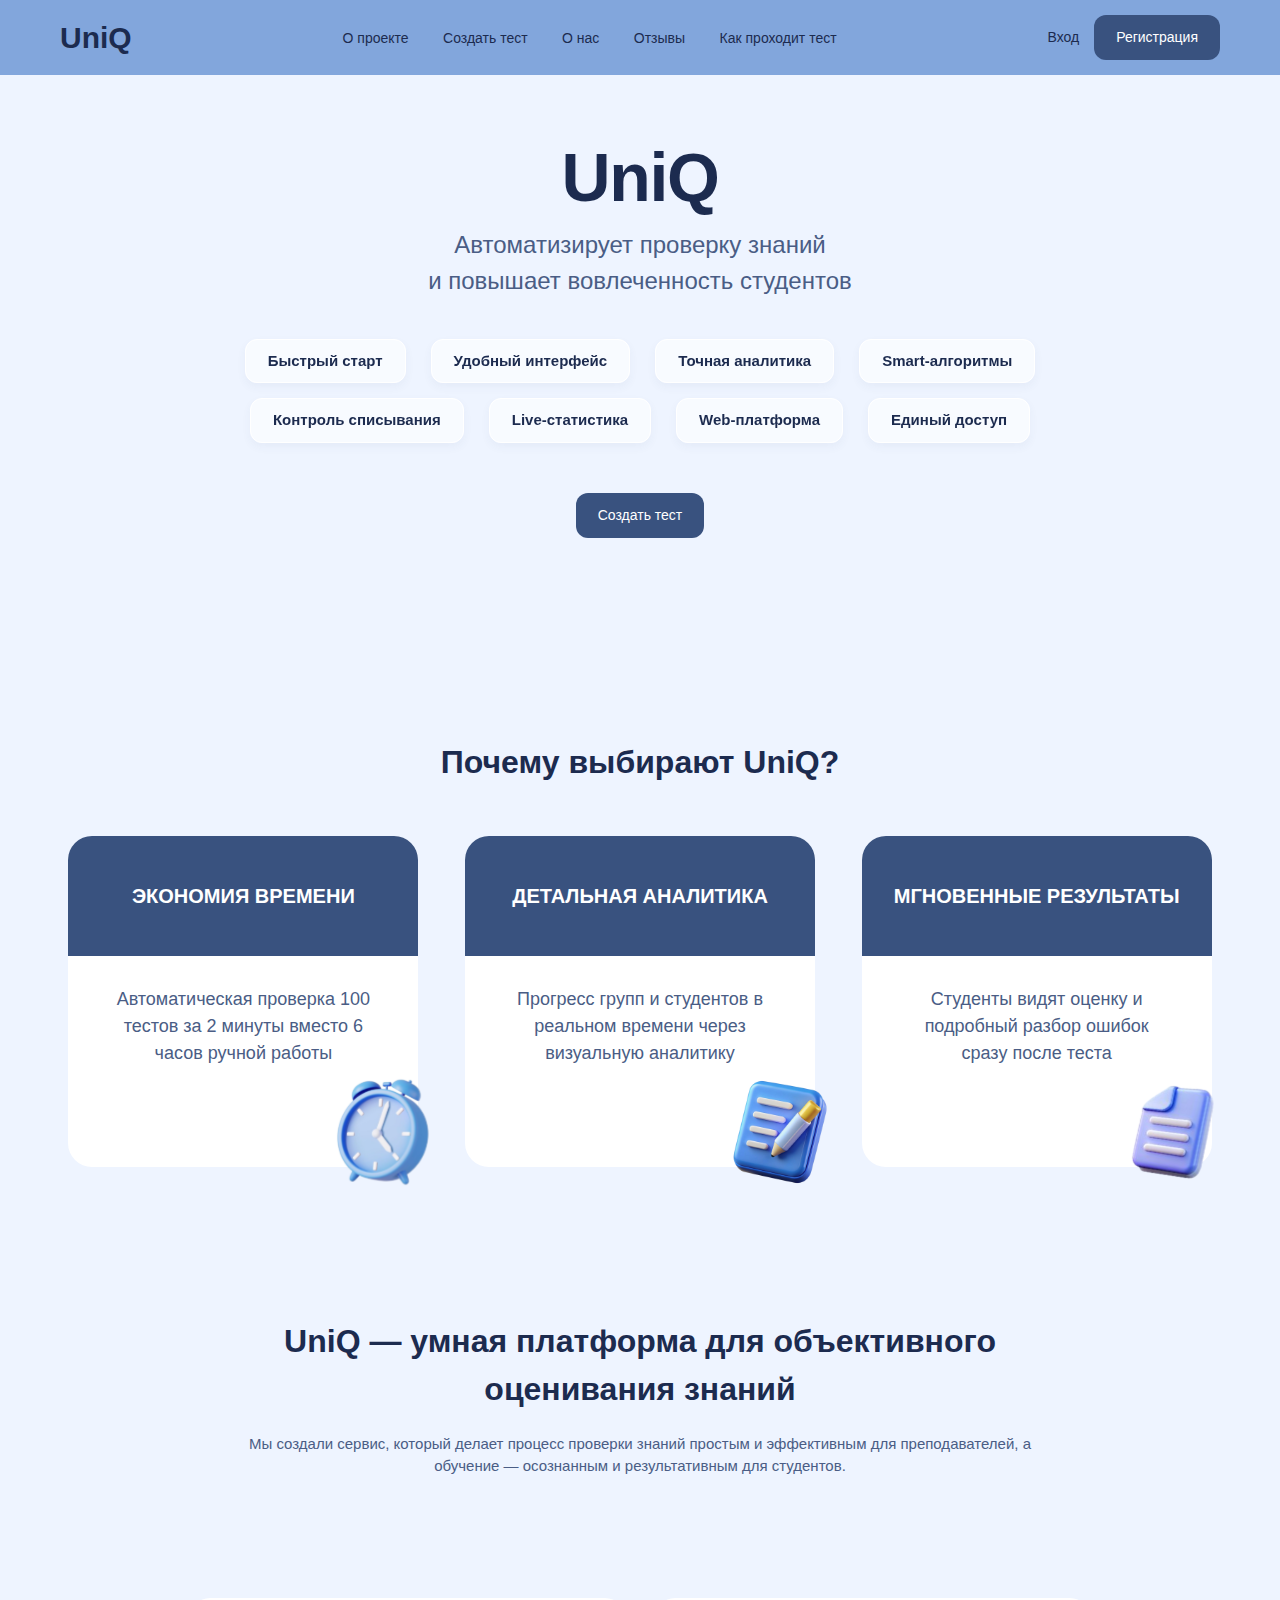
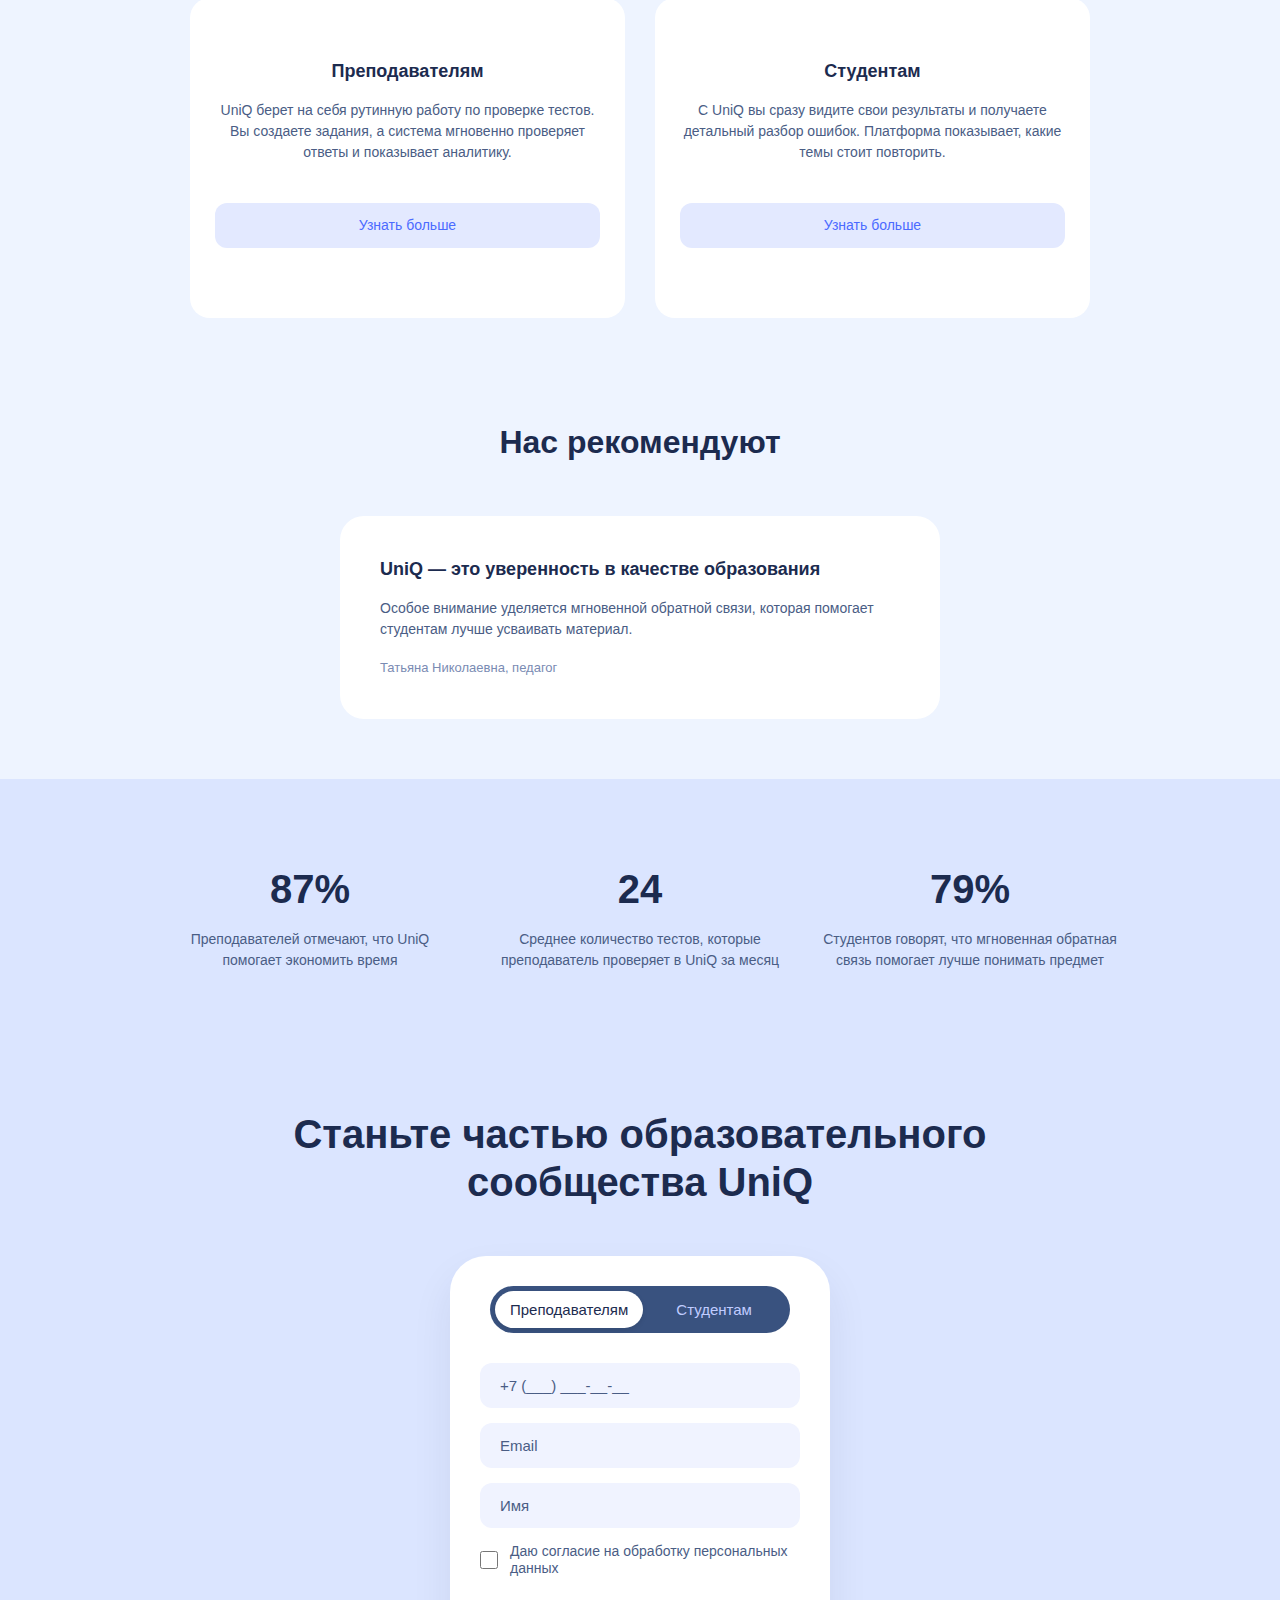
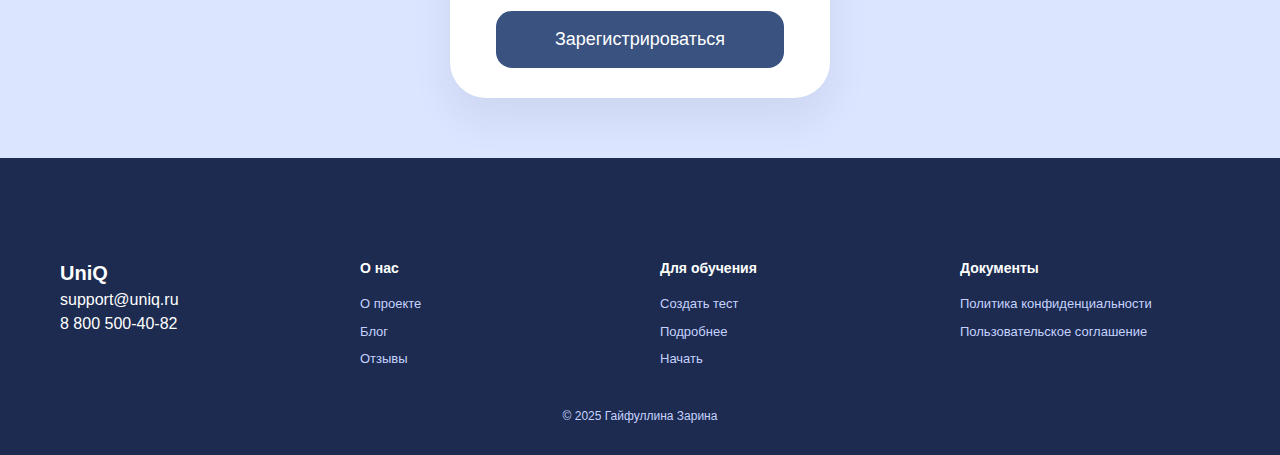
<file: index.html>
<!DOCTYPE html>
<html lang="ru">
<head>
  <meta charset="UTF-8">
  <title>UniQ</title>
  <link rel="stylesheet" href="uniq.css">
</head>
<body>

<header class="header">
  <div class="container header__inner">
    <div class="logo">UniQ</div>

    <nav class="nav">
      <a href="#about">О проекте</a>
      <a href="create-test.html">Создать тест</a>
      <a href="#why">О нас</a>
      <a href="#reviews">Отзывы</a>
      <a href="how-it-works.html">Как проходит тест</a>
    </nav>

    <div class="auth">
      <a href="#" class="auth__login">Вход</a>
      <a href="#registration" class="btn btn--primary">Регистрация</a>
    </div>
    
    <button class="nav-toggle" aria-label="Toggle navigation">
      <span></span>
      <span></span>
      <span></span>
    </button>
  </div>
</header>
<section class="hero">
  <div class="container hero__inner">
    <div class="hero__content">
      <h1 class="hero__title">UniQ</h1>
      <p class="hero__text">
        Автоматизирует проверку знаний<br>
        и повышает вовлеченность студентов
      </p>

      <div class="hero__tags">
        <span class="hero__tag-item">Быстрый старт</span>
        <span class="hero__tag-item">Удобный интерфейс</span>
        <span class="hero__tag-item">Точная аналитика</span>
        <span class="hero__tag-item">Smart-алгоритмы</span>
        <span class="hero__tag-item">Контроль списывания</span>
        <span class="hero__tag-item">Live-статистика</span>
        <span class="hero__tag-item">Web-платформа</span>
        <span class="hero__tag-item">Единый доступ</span>
      </div>

      <a href="create-test.html" class="btn btn--primary">Создать тест</a>
    </div>
  </div>
</section>

<section class="why" id="why">
    <div class="container">
    <h2 class="section-title">Почему выбирают UniQ?</h2>

    <div class="why__grid">
      <div class="why__card">
        <div class="why__card-header">
            <h3>Экономия времени</h3>
        </div>
        <p>Автоматическая проверка 100 тестов за 2 минуты вместо 6 часов ручной работы</p>
        <img src="img/icon-time.svg" alt="Иконка часов">
      </div>

      <div class="why__card">
        <div class="why__card-header">
            <h3>Детальная аналитика</h3>
        </div>
        <p>Прогресс групп и студентов в реальном времени через визуальную аналитику</p>
        <img src="img/icon-analytics.svg" alt="Иконка аналитики">
      </div>

      <div class="why__card">
        <div class="why__card-header">
            <h3>Мгновенные результаты</h3>
        </div>
        <p>Студенты видят оценку и подробный разбор ошибок сразу после теста</p>
        <img src="img/icon-results.svg" alt="Иконка результатов">
      </div>
    </div>
  </div>
</section>

<section class="about" id="about">
  <div class="container about__inner">
    
    <div class="about__main-content">
        <h2>UniQ — умная платформа для объективного оценивания знаний</h2>
        <p>
          Мы создали сервис, который делает процесс проверки знаний простым
          и эффективным для преподавателей, а обучение — осознанным и результативным
          для студентов.
        </p>
    </div>
    
    <div class="about__content-row">
        
        <div class="about__text-col">
            <div class="about__col about__col--teacher">
              <h4 class="about__subtitle">Преподавателям</h4>
              <p>
                UniQ берет на себя рутинную работу по проверке тестов.
                Вы создаете задания, а система мгновенно проверяет ответы
                и показывает аналитику.
              </p>
              <a href="#why" class="btn btn--secondary">Узнать больше</a>
            </div>

            <div class="about__col about__col--student">
              <h4 class="about__subtitle">Студентам</h4>
              <p>
                С UniQ вы сразу видите свои результаты и получаете детальный
                разбор ошибок. Платформа показывает, какие темы стоит повторить.
              </p>
              <a href="#why" class="btn btn--secondary">Узнать больше</a>
            </div>
        </div>
        
        
        
    </div>
  </div>
</section>

<section class="reviews-and-stats" id="reviews">
      <div class="reviews-stats__inner">
        <div class="reviews__content">
            <h2 class="section-title">Нас рекомендуют</h2>

            <div class="reviews__card">
                <h4>UniQ — это уверенность в качестве образования</h4>
                <p>
                    Особое внимание уделяется мгновенной обратной связи,
                    которая помогает студентам лучше усваивать материал.
                </p>
                <span>Татьяна Николаевна, педагог</span>
            </div>
        </div>
        
        <div class="stats__content">
            <div class="container stats__grid">
                <div class="stats__item">
                    <strong>87%</strong>
                    <p>Преподавателей отмечают, что UniQ помогает экономить время</p>
                </div>

                <div class="stats__item">
                    <strong>24</strong>
                    <p>Среднее количество тестов, которые преподаватель проверяет в UniQ за месяц</p>
                </div>

                <div class="stats__item">
                    <strong>79%</strong>
                    <p>Студентов говорят, что мгновенная обратная связь помогает лучше понимать предмет</p>
                </div>
            </div>
        </div>
    </div>
</section>
<section class="form" id="registration">
  <div class="container form__inner">
    <h2>Станьте частью образовательного сообщества UniQ</h2>

    <div class="form__card">
      <div class="form__tabs" id="user-role-tabs">
        <button id="tab-teacher" class="active">Преподавателям</button>
        <button id="tab-student">Студентам</button>
      </div>

      <input type="tel" placeholder="+7 (___) ___-__-__">
      <input type="email" placeholder="Email">
      <input type="text" placeholder="Имя">

      <label class="checkbox">
        <input type="checkbox">
        <span>Даю согласие на обработку персональных данных</span>
      </label>

      <button class="btn btn--primary">Зарегистрироваться</button>
    </div>
    
    </div>
</section>

<footer class="footer">
  <div class="container footer__grid">
    <div>
      <strong>UniQ</strong>
      <p>support@uniq.ru<br>8 800 500-40-82</p>
    </div>

    <div>
      <h5>О нас</h5>
      <a href="#about">О проекте</a>
      <a href="#">Блог</a>
      <a href="#reviews">Отзывы</a>
    </div>

    <div>
      <h5>Для обучения</h5>
      <a href="create-test.html">Создать тест</a>
      <a href="#why">Подробнее</a>
      <a href="#registration">Начать</a>
    </div>

    <div>
      <h5>Документы</h5>
      <a href="#">Политика конфиденциальности</a>
      <a href="#">Пользовательское соглашение</a>
    </div>
  </div>

  <p class="footer__copy">© 2025 Гайфуллина Зарина </p>
</footer>

<script>
    document.addEventListener('DOMContentLoaded', () => {
      const toggleButton = document.querySelector('.nav-toggle');
      const header = document.querySelector('.header');

      toggleButton.addEventListener('click', () => {
        header.classList.toggle('nav-open');
      });

      const tabContainer = document.getElementById('user-role-tabs');
      if (tabContainer) { 
        const tabs = tabContainer.querySelectorAll('button');

        tabs.forEach(tab => {
          tab.addEventListener('click', function() {
            // 1. Снимаем класс 'active' со всех кнопок
            tabs.forEach(t => t.classList.remove('active'));
            
            this.classList.add('active');
          });
        });
      }
    });
</script>

</body>
</html>
</file>
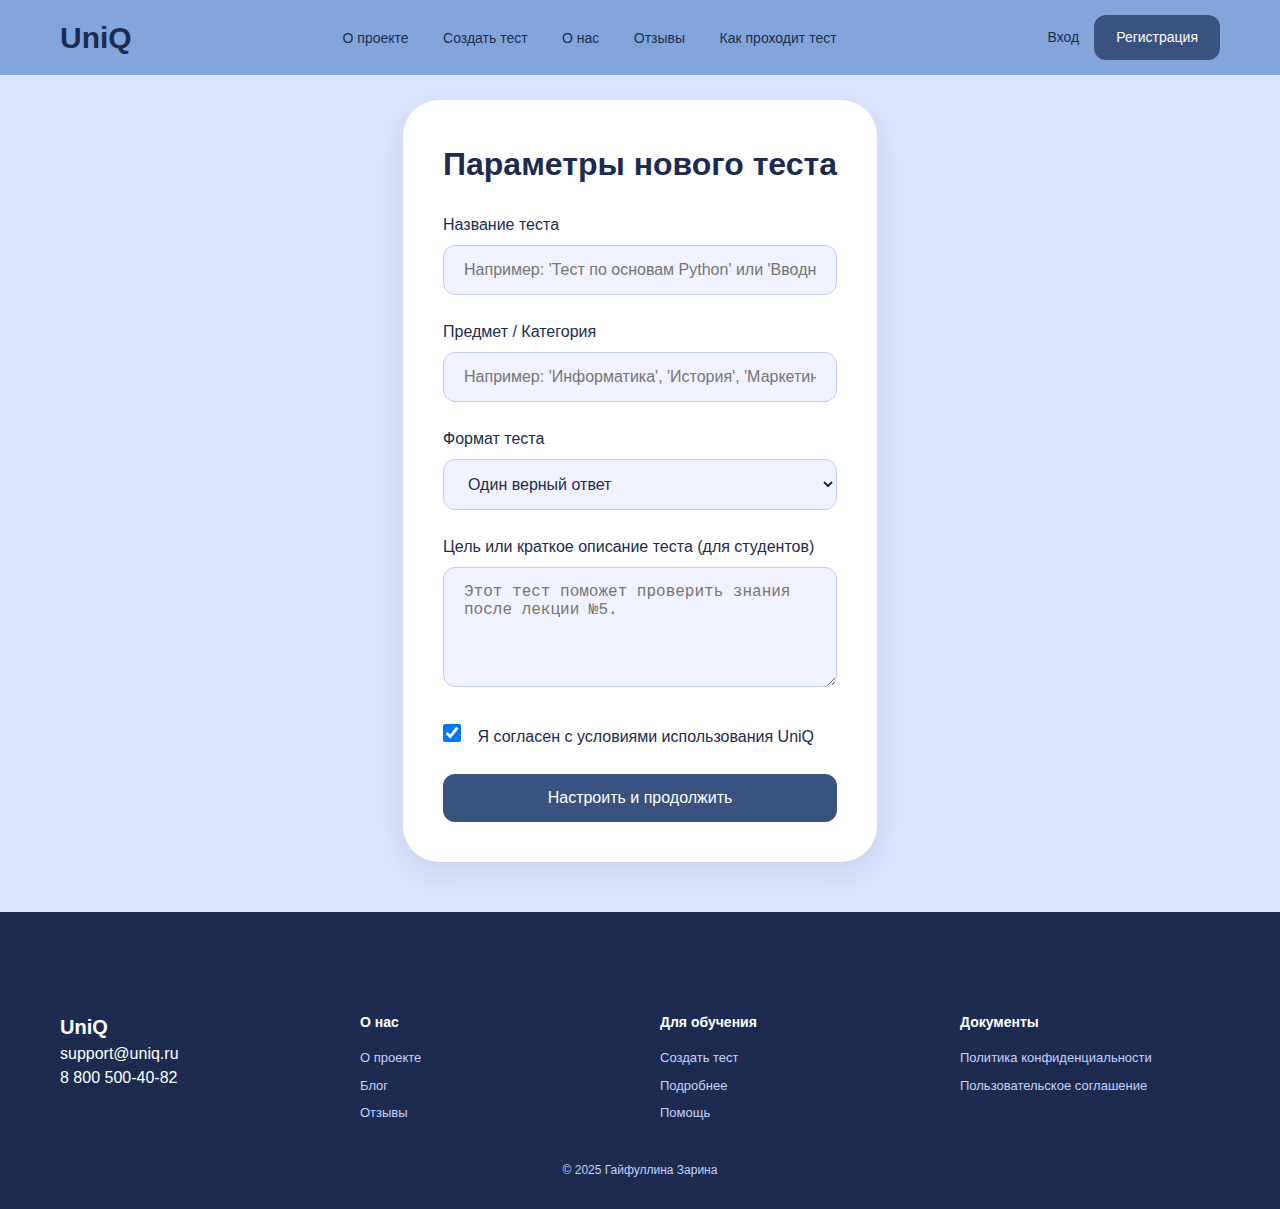
<file: create-test.html>
<!DOCTYPE html>
<html lang="ru">
<head>
  <meta charset="UTF-8">
  <title>UniQ — Создать тест</title>
  <link rel="stylesheet" href="uniq.css">
</head>
<body>

<header class="header">
  <div class="container header__inner">
    <div class="logo">UniQ</div>

    <nav class="nav">
      <a href="uniq.html#about">О проекте</a> 
      <a href="create-test.html">Создать тест</a>
      <a href="uniq.html#why">О нас</a>
      <a href="uniq.html#reviews">Отзывы</a>
      <a href="how-it-works.html">Как проходит тест</a>


    </nav>

    <div class="auth">
      <a href="#" class="auth__login">Вход</a>
      <a href="uniq.html#registration" class="btn btn--primary">Регистрация</a>
    </div>
    
    <button class="nav-toggle" aria-label="Toggle navigation">
      <span></span>
      <span></span>
      <span></span>
    </button>
  </div>
</header>

<section class="create-test-section">
    <div class="container">
        <div class="create-test-card">
            <h2>Параметры нового теста</h2>
            <form>
                <label for="test-title">Название теста</label>
                <input type="text" id="test-title" placeholder="Например: 'Тест по основам Python' или 'Вводный экзамен'">

                <label for="test-subject">Предмет / Категория</label>
                <input type="text" id="test-subject" placeholder="Например: 'Информатика', 'История', 'Маркетинг'">

                <label for="test-type">Формат теста</label>
                <select id="test-type">
                    <option value="single">Один верный ответ</option>
                    <option value="multiple">Несколько верных ответов</option>
                    <option value="matching">Сопоставление (пары)</option>
                    <option value="sequence">Последовательность</option>
                </select>
                
                <label for="description">Цель или краткое описание теста (для студентов)</label>
                <textarea id="description" placeholder="Этот тест поможет проверить знания после лекции №5."></textarea>

                <label class="checkbox" style="margin-top: 30px;">
                    <input type="checkbox" checked>
                    <span>Я согласен с условиями использования UniQ</span>
                </label>

                <button type="submit" class="btn btn--primary" style="margin-top: 20px; padding: 15px; font-size: 16px; width: 100%;">Настроить и продолжить</button>
            </form>
        </div>
    </div>
</section>


<footer class="footer">
  <div class="container footer__grid">
    <div>
      <strong>UniQ</strong>
      <p>support@uniq.ru<br>8 800 500-40-82</p>
    </div>

    <div>
      <h5>О нас</h5>
      <a href="uniq.html#about">О проекте</a>
      <a href="uniq.html#">Блог</a>
      <a href="uniq.html#reviews">Отзывы</a>
    </div>

    <div>
      <h5>Для обучения</h5>
      <a href="create-test.html">Создать тест</a>
      <a href="uniq.html#why">Подробнее</a>
      <a href="uniq.html#">Помощь</a>
    </div>

    <div>
      <h5>Документы</h5>
      <a href="uniq.html#">Политика конфиденциальности</a>
      <a href="uniq.html#">Пользовательское соглашение</a>
    </div>
  </div>

  <p class="footer__copy">© 2025 Гайфуллина Зарина</p>
</footer>

<script>
    document.addEventListener('DOMContentLoaded', () => {
      const toggleButton = document.querySelector('.nav-toggle');
      const header = document.querySelector('.header');

      toggleButton.addEventListener('click', () => {
        header.classList.toggle('nav-open');
      });
    });
</script>

</body>
</html>
</file>
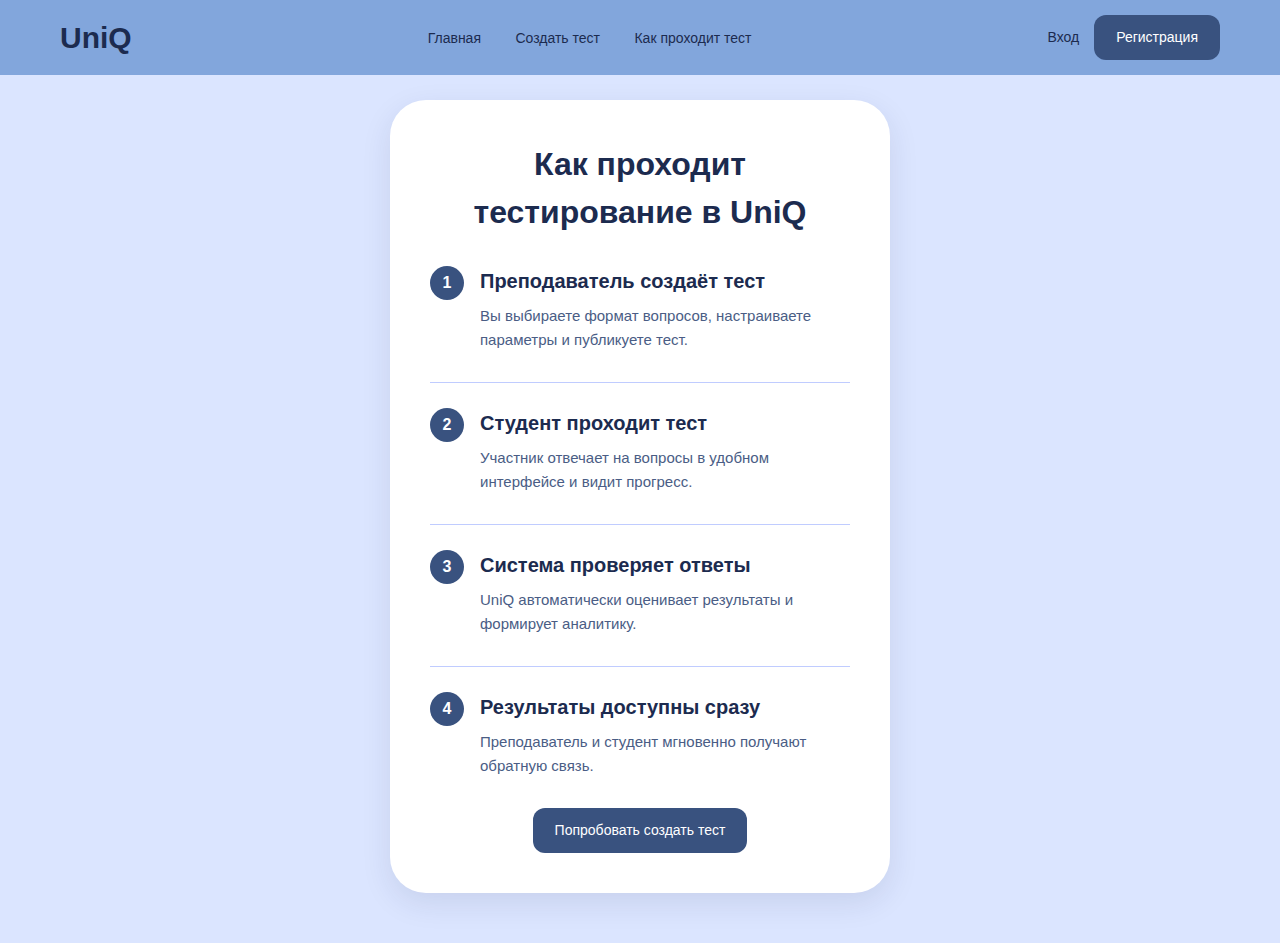
<file: how-it-works.html>
<!DOCTYPE html>
<html lang="ru">
<head>
  <meta charset="UTF-8">
  <title>UniQ — Как проходит тест</title>
  <link rel="stylesheet" href="uniq.css">
</head>
<body>

<header class="header">
  <div class="container header__inner">
    <div class="logo">UniQ</div>

    <nav class="nav">
      <a href="uniq.html">Главная</a>
      <a href="create-test.html">Создать тест</a>
      <a href="how-it-works.html">Как проходит тест</a>
    </nav>

    <div class="auth">
      <a href="#" class="auth__login">Вход</a>
      <a href="uniq.html#registration" class="btn btn--primary">Регистрация</a>
    </div>

    <button class="nav-toggle" aria-label="Toggle navigation">
      <span></span>
      <span></span>
      <span></span>
    </button>
  </div>
</header>

<section class="create-test-section">
  <div class="container">
    <div class="create-test-card">
      <h2>Как проходит тестирование в UniQ</h2>

      <div class="how-steps">

        <div class="how-step">
          <h3>Преподаватель создаёт тест</h3>
          <p>
            Вы выбираете формат вопросов, настраиваете параметры и публикуете тест.
          </p>
        </div>

        <hr class="how-divider">

        <div class="how-step">
          <h3>Студент проходит тест</h3>
          <p>
            Участник отвечает на вопросы в удобном интерфейсе и видит прогресс.
          </p>
        </div>

        <hr class="how-divider">

        <div class="how-step">
          <h3>Система проверяет ответы</h3>
          <p>
            UniQ автоматически оценивает результаты и формирует аналитику.
          </p>
        </div>

        <hr class="how-divider">

        <div class="how-step">
          <h3>Результаты доступны сразу</h3>
          <p>
            Преподаватель и студент мгновенно получают обратную связь.
          </p>
        </div>

      </div>

      <div class="how-action">
        <a href="create-test.html" class="btn btn--primary">
          Попробовать создать тест
        </a>
      </div>

    </div>
  </div>
</section>

<script>
document.addEventListener('DOMContentLoaded', () => {
  const toggleButton = document.querySelector('.nav-toggle');
  const header = document.querySelector('.header');

  toggleButton.addEventListener('click', () => {
    header.classList.toggle('nav-open');
  });
});
</script>

</body>
</html>
</file>
<file: uniq.css>
* {
  margin: 0;
  padding: 0;
  box-sizing: border-box;
}
html {
    scroll-padding-top: 80px;
}
body {
  font-family: Arial, sans-serif;
  background: #eef4ff;
  color: #1c2b4f;
  line-height: 1.5;
  overflow-x: hidden;
}
img {
  max-width: 100%;
  display: block;
}
a {
  text-decoration: none;
  color: inherit;
}
button {
  border: none;
  background: none;
  cursor: pointer;
}
.container {
  max-width: 1200px;
  margin: 0 auto;
  padding: 0 20px;
}
.section-title {
  text-align: center;
  font-size: 32px;
  margin-bottom: 50px;
}

.btn {
  display: inline-block;
  padding: 12px 22px;
  border-radius: 12px;
  font-size: 14px;
  font-weight: 500;
  transition: 0.2s ease;
}
.btn--primary {
  background: #39527f;
  color: #fff;
}
.btn--primary:hover {
  background: #39527f;
}
.btn--secondary {
  background: #e3e9ff;
  color: #4b6bff;
}
.btn--secondary:hover {
  background: #d6deff;
}

section {
  height: auto;          
  min-height: unset;
  position: relative;
  padding: 20px;
  box-sizing: border-box;
  display: block;
  text-align: initial;
}
.reviews-and-stats, 
.form {
    padding: 0 !important; 
    height: auto !important;
    min-height: auto;
}
.header {
  position: absolute;
  top: 0;
  left: 0;
  width: 100%;
  z-index: 50; 
  background: #82A6DC;
  padding: 15px 0;
}
.header__inner {
  display: flex;
  align-items: center;
  justify-content: space-between;
}
.logo {
  font-size: 30px;
  font-weight: 700;
}
.nav a {
  margin: 0 15px;
  font-size: 14px;
}
.auth {
  display: flex;
  align-items: center;
}
.auth__login {
  margin-right: 15px;
  font-size: 14px;
}
.nav-toggle {
    display: none;
    width: 30px;
    height: 30px;
    position: relative;
    z-index: 100;
    padding: 0;
}
.header.nav-open .nav {
  display: flex;
}
.nav-toggle span {
    display: block;
    height: 3px;
    width: 100%;
    background: #1c2b4f;
    position: absolute;
    left: 0;
    transition: all 0.3s ease;
}
.nav-toggle span:nth-child(1) { top: 4px; }
.nav-toggle span:nth-child(2) { top: 13px; }
.nav-toggle span:nth-child(3) { top: 22px; }

.header.nav-open .nav-toggle span:nth-child(1) { transform: rotate(45deg); top: 13px; }
.header.nav-open .nav-toggle span:nth-child(2) { opacity: 0; }
.header.nav-open .nav-toggle span:nth-child(3) { transform: rotate(-45deg); top: 13px; }

.hero {
  padding-top: 140px;   
  padding-bottom: 100px;
  background: #eef4ff;
}

.hero__inner {
  display: flex;
  justify-content: center;
  align-items: flex-start;
  text-align: center;
}

.hero__content {
  max-width: 900px;
  margin: 0 auto;   
  text-align: center;
}

.hero__title {
  font-size: 68px;
  font-weight: 700;
  line-height: 1.1;
  margin-bottom: 12px;
  letter-spacing: -0.02em;
}

.hero__text {
  font-size: 24px;
  margin-bottom: 40px;
  color: #4a5d85;
}

.hero__tags {
    display: flex;
    justify-content: center;
    gap: 15px 25px;      
    margin: 30px auto 50px; 
    flex-wrap: wrap;
    max-width: 850px;    
}

.hero__tag-item {
    background: rgba(255, 255, 255, 0.6);
    backdrop-filter: blur(8px);
    border: 1px solid #ffffff;
    padding: 10px 22px;
    border-radius: 12px;
    font-size: 15px;
    font-weight: 600;
    color: #1c2b4f;
    box-shadow: 0 4px 10px rgba(57, 82, 127, 0.05);
    
    transition: transform 0.3s ease, background 0.3s ease, box-shadow 0.3s ease;
    
    white-space: nowrap;
    display: inline-block;
}

.hero__tag-item:hover {
    background: #ffffff;
    transform: translateY(-5px); 
    box-shadow: 0 10px 20px rgba(57, 82, 127, 0.1);
    cursor: default;
}

.hero__actions .btn--primary {
    padding: 22px 80px; 
    font-size: 24px;
    background: #39527f;
    border-radius: 20px;
    font-weight: 700;
    box-shadow: 0 15px 35px rgba(57, 82, 127, 0.25);
    transition: all 0.3s ease;
}

.hero__actions .btn--primary:hover {
    transform: translateY(-3px) scale(1.02);
    box-shadow: 0 20px 40px rgba(57, 82, 127, 0.3);
}

.why {
    padding: 60px 0; 
    background: #eef4ff;
}
.why .section-title {
    margin-top: 40px; 
    margin-bottom: 50px; 
}
.why__grid {
  display: grid;
  grid-template-columns: repeat(auto-fit, minmax(280px, 1fr));
  gap: 30px;
  justify-items: center;
}
.why__card {
  background: #ffffff;
  border-radius: 24px;
  padding: 0; 
  flex: 1;
  max-width: 350px;
  text-align: center;
  transition: transform 0.3s ease;
  position: relative; 
  z-index: 1;
}
.why__card:hover {
    transform: translateY(-5px); 
}
.why__card-header {
    background: #39527f;
    width: 100%; 
    padding: 45px 10px;
    text-align: center;
    margin-bottom: 30px;
    border-top-left-radius: 24px;
    border-top-right-radius: 24px;
}
.why__card-header h3 {
  font-size: 20px;
  margin: 0; 
  color: #ffffff;
  text-transform: uppercase;
}
.why__card p {
  max-width: 80%; 
  width: 100%;
  margin: 0 auto; 
  font-size: 18px; 
  color: #4a5d85;
  text-align: center; 
  padding: 0 10px 100px; 
}
.why__card img {
  width: 130px; 
  height: 130px;
  position: absolute;
  right: -30px; 
  bottom: -30px; 
  z-index: 10; 
  margin: 0; 
  object-fit: contain; 
}

.about {
    position: relative; 
    padding-top: 50px; 
    padding-bottom: 20px;
    background: #eef4ff;
}
.about__inner {
  display: flex;
  flex-direction: column;
  align-items: center;
  justify-content: center;
  gap: 30px;
  width: 100%;
  position: relative; 
  z-index: 10; 
}
.about__main-content {
  max-width: 800px;
  margin: 0 auto;
  text-align: center;
}
.about__main-content h2 {
  font-size: 32px;
  margin-top: 40px; 
  margin-bottom: 20px;
}
.about__main-content p {
  font-size: 15px;
  margin-bottom: 40px; 
  color: #4a5d85;
}

.about__content-row {
  display: flex;
  justify-content: center;
  gap: 30px;
  width: 100%;
  max-width: 900px;
  align-items: flex-start;
}
.about__text-col {
    display: flex;
    gap: 30px;
    width: 900px; 
    flex-shrink: 0;
    padding-top: 50px;
}

.about__col {
    background: #ffffff;
    border-radius: 20px;
    padding: 60px 25px 70px; 
    flex: 1;
    text-align: center; 
    display: flex;
    flex-direction: column;
    position: relative; 
    z-index: 10;
}
.about__col h4 {
    font-size: 18px;
    margin-bottom: 15px;
}
.about__col p {
    font-size: 14px;
    margin-bottom: 40px;
    color: #4a5d85;
    flex-grow: 1; 
}
.about__col .btn {
    margin-top: auto;
    display: block; 
}

.reviews-and-stats {
    background: #dbe5ff; 
}

.reviews-stats__inner {
    display: flex;
    flex-direction: column;
    height: auto;
    width: 100%;
}
.reviews__content {
    background: #eef4ff; 
    padding: 80px 20px 60px;
    width: 100%;
    display: flex;
    flex-direction: column;
    align-items: center;
}
.reviews__card {
  max-width: 600px;
  margin: 0 auto;
  background: #ffffff;
  border-radius: 24px;
  padding: 40px;
}
.reviews__card h4 {
  font-size: 18px;
  margin-bottom: 15px;
}
.reviews__card p {
  font-size: 14px;
  margin-bottom: 15px;
  color: #4a5d85;
}
.reviews__card span {
  font-size: 13px;
  color: #7a8bb3;
}
.stats__content {
    width: 100%;
    display: flex;
    flex-direction: column;
    justify-content: center;
    align-items: center;
    padding: 80px 20px 100px; 
    background: #dbe5ff;
}
.stats__grid {
  display: grid;
  grid-template-columns: repeat(3, 1fr);
  gap: 30px;
  text-align: center;
  width: 100%;
  max-width: 1000px;
}
.stats__item strong {
  display: block;
  font-size: 40px;
  margin-bottom: 10px;
}
.stats__item p {
  font-size: 14px;
  color: #4a5d85;
}

.form {
    background: #dbe5ff;
    padding: 60px 0 100px; 
    height: auto !important; 
    min-height: auto !important;
    position: relative; 
    margin-top: -1px; 
}
.form__inner {
    display: flex;
    flex-direction: column;
    align-items: center;
    padding: 0 20px;
}
.form__inner h2 {
    max-width: 800px;
    font-size: 40px;
    text-align: center;
    margin-top: 40px;    
    margin-bottom: 50px; 
    line-height: 1.2;
}
.form__card {
    background: #ffffff;
    padding: 30px; 
    border-radius: 36px;
    width: 100%;
    max-width: 380px; 
    margin: 0 auto 60px; 
    box-shadow: 0 20px 40px rgba(28, 43, 79, 0.08);
}

.form__tabs {
  display: flex;
  background: #39527f; 
  border-radius: 50px; 
  margin: 0 auto 30px auto; 
  max-width: 300px; 
  border: none; 
  padding: 5px; 
}
.form__tabs button {
  flex: 1;
  padding: 10px 15px;
  font-size: 15px;
  color: #c0ccff; 
  font-weight: 500;
  transition: background 0.2s ease, color 0.2s ease;
  border-radius: 50px; 
}
.form__tabs .active {
  background: #ffffff;
  color: #1c2b4f;
  box-shadow: 0 2px 5px rgba(0, 0, 0, 0.1);
  border-radius: 50px; 
}

.form__card input:not([type="checkbox"]) {
    width: 100%;
    padding: 14px 20px; 
    border-radius: 12px; 
    border: none; 
    background: #f0f3ff;
    margin-bottom: 15px; 
    font-size: 15px; 
    color: #1c2b4f;
}
.form__card input::placeholder {
    color: #4a5d85;
    opacity: 1;
}

.checkbox {
  display: flex; 
  align-items: center; 
  justify-content: flex-start; 
  font-size: 14px; 
  color: #4a5d85; 
  cursor: pointer;
  line-height: 1.2; 
  margin-bottom: 35px; 
}

.checkbox input[type="checkbox"] {
  width: 18px; 
  height: 18px;
  padding: 0;
  border: 1px solid #4a5d85; 
  border-radius: 4px; 
  background: #fff;
  margin-bottom: 0;
  margin-right: 12px; 
  flex-shrink: 0; 
}

.form__card .btn {
    display: block; 
    margin: 0 auto;
    padding: 18px 30px; 
    font-size: 18px;
    width: 90%; 
    border-radius: 16px; 
}

.footer {
    background: #1c2b4f;
    color: #ffffff;
    padding: 100px 0 30px; 
    height: auto;
    display: block;
}
.footer__grid {
  display: grid;
  grid-template-columns: repeat(4, 1fr);
  gap: 40px;
  margin-bottom: 30px;
}
.footer h5 {
  font-size: 14px;
  margin-bottom: 15px;
}
.footer a {
  display: block;
  font-size: 13px;
  margin-bottom: 8px;
  color: #c6d2ff;
}
.footer strong {
  font-size: 20px;
}
.footer__copy {
  text-align: center;
  font-size: 12px;
  color: #c6d2ff;
}

.create-test-section {
  background: #dbe5ff;
  min-height: 80vh; 
  display: flex;
  align-items: center;
  padding-top: 100px;
  padding-bottom: 50px;
  height: auto;
}
.create-test-section h2 {
  font-size: 32px;
  margin-bottom: 20px;
  text-align: center;
}
.create-test-card {
  background: #ffffff;
  padding: 40px; 
  border-radius: 36px; 
  width: 100%;
  max-width: 500px; 
  margin: 0 auto;
  box-shadow: 0 10px 30px rgba(28, 43, 79, 0.1);
}
.create-test-card label {
  display: block;
  font-size: 16px;
  font-weight: 500;
  color: #1c2b4f;
  margin-top: 25px;
  margin-bottom: 8px;
}
.create-test-card input[type="text"],
.create-test-card select,
.create-test-card textarea {
  width: 100%;
  padding: 15px 20px; 
  border-radius: 12px; 
  border: 1px solid #c0ccff;
  background: #f0f3ff;
  font-size: 16px; 
  color: #1c2b4f;
  margin-bottom: 0; 
}
.create-test-card textarea {
    min-height: 120px;
    resize: vertical;
}

.how-steps {
  margin-top: 30px;
  counter-reset: step;
}
.how-step {
  margin-bottom: 30px;
  padding-left: 50px;
  position: relative;
}
.how-step::before {
  counter-increment: step;
  content: counter(step);
  position: absolute;
  left: 0;
  top: 0;
  width: 34px;
  height: 34px;
  border-radius: 50%;
  background: #39527f;
  color: #ffffff;
  font-weight: 600;
  display: flex;
  align-items: center;
  justify-content: center;
}
.how-step h3 {
  font-size: 20px;
  margin-bottom: 8px;
}
.how-step p {
  font-size: 15px;
  color: #4a5d85;
  line-height: 1.6;
}
.how-divider {
  margin: 25px 0;
  border: none;
  border-top: 1px solid #c0ccff;
}
.how-action {
  margin-top: 30px;
  text-align: center;
}

@media (max-width: 1200px) {
  .hero__title {
    font-size: 60px;
  }
}

@media (max-width: 992px) {
  .container {
    padding: 0 15px;
  }

  .nav-toggle {
    display: block;
  }

  .nav {
    display: none;
    position: absolute;
    top: 66px;
    left: 0;
    width: 100%;
    background: #82A6DC;
    padding: 20px 0;
    flex-direction: column;
    text-align: center;
    z-index: 9;
  }

  .header.nav-open .nav {
    display: flex;
  }

  .hero {
    padding-top: 120px;
    padding-bottom: 80px;
  }

  .hero__title {
    font-size: 48px;
  }

  .hero__text {
    font-size: 18px;
  }

  .why__grid {
    grid-template-columns: 1fr;
    gap: 30px;
  }

  .about__content-row {
    flex-direction: column;
    gap: 30px;
  }

  .stats__grid {
    grid-template-columns: 1fr;
    gap: 40px;
  }

  .form__inner h2 {
    font-size: 32px;
  }
}

@media (max-width: 768px) {
  .section-title {
    font-size: 26px;
    margin-bottom: 30px;
  }
  .hero {
    padding-top: 100px;
    padding-bottom: 60px;
  }

  .hero__title {
    font-size: 38px;
  }

  .hero__text {
    font-size: 16px;
  }

  .hero__tags {
    gap: 10px;
  }

  .hero__tag-item {
    padding: 8px 14px;
    font-size: 13px;
  }

  .btn {
    width: 100%;
    max-width: 320px;
  }

  .about__text-col {
    flex-direction: column;
    gap: 20px;
  }

  .footer__grid {
    grid-template-columns: 1fr;
    text-align: center;
    gap: 20px;
  }

  .footer__grid > div {
    padding-bottom: 20px;
    border-bottom: 1px solid rgba(255,255,255,0.15);
  }

  .how-step {
    padding-left: 0;
  }

  .how-step::before {
    position: relative;
    margin-bottom: 12px;
  }
}

@media (max-width: 576px) {
  .hero {
    padding-top: 90px;
    padding-bottom: 50px;
  }

  .hero__title {
    font-size: 30px;
  }

  .section-title {
    font-size: 22px;
  }

  .form__card {
    padding: 25px 16px;
    max-width: 100%;
  }

  .form__inner h2 {
    font-size: 24px;
  }
}
</file>
